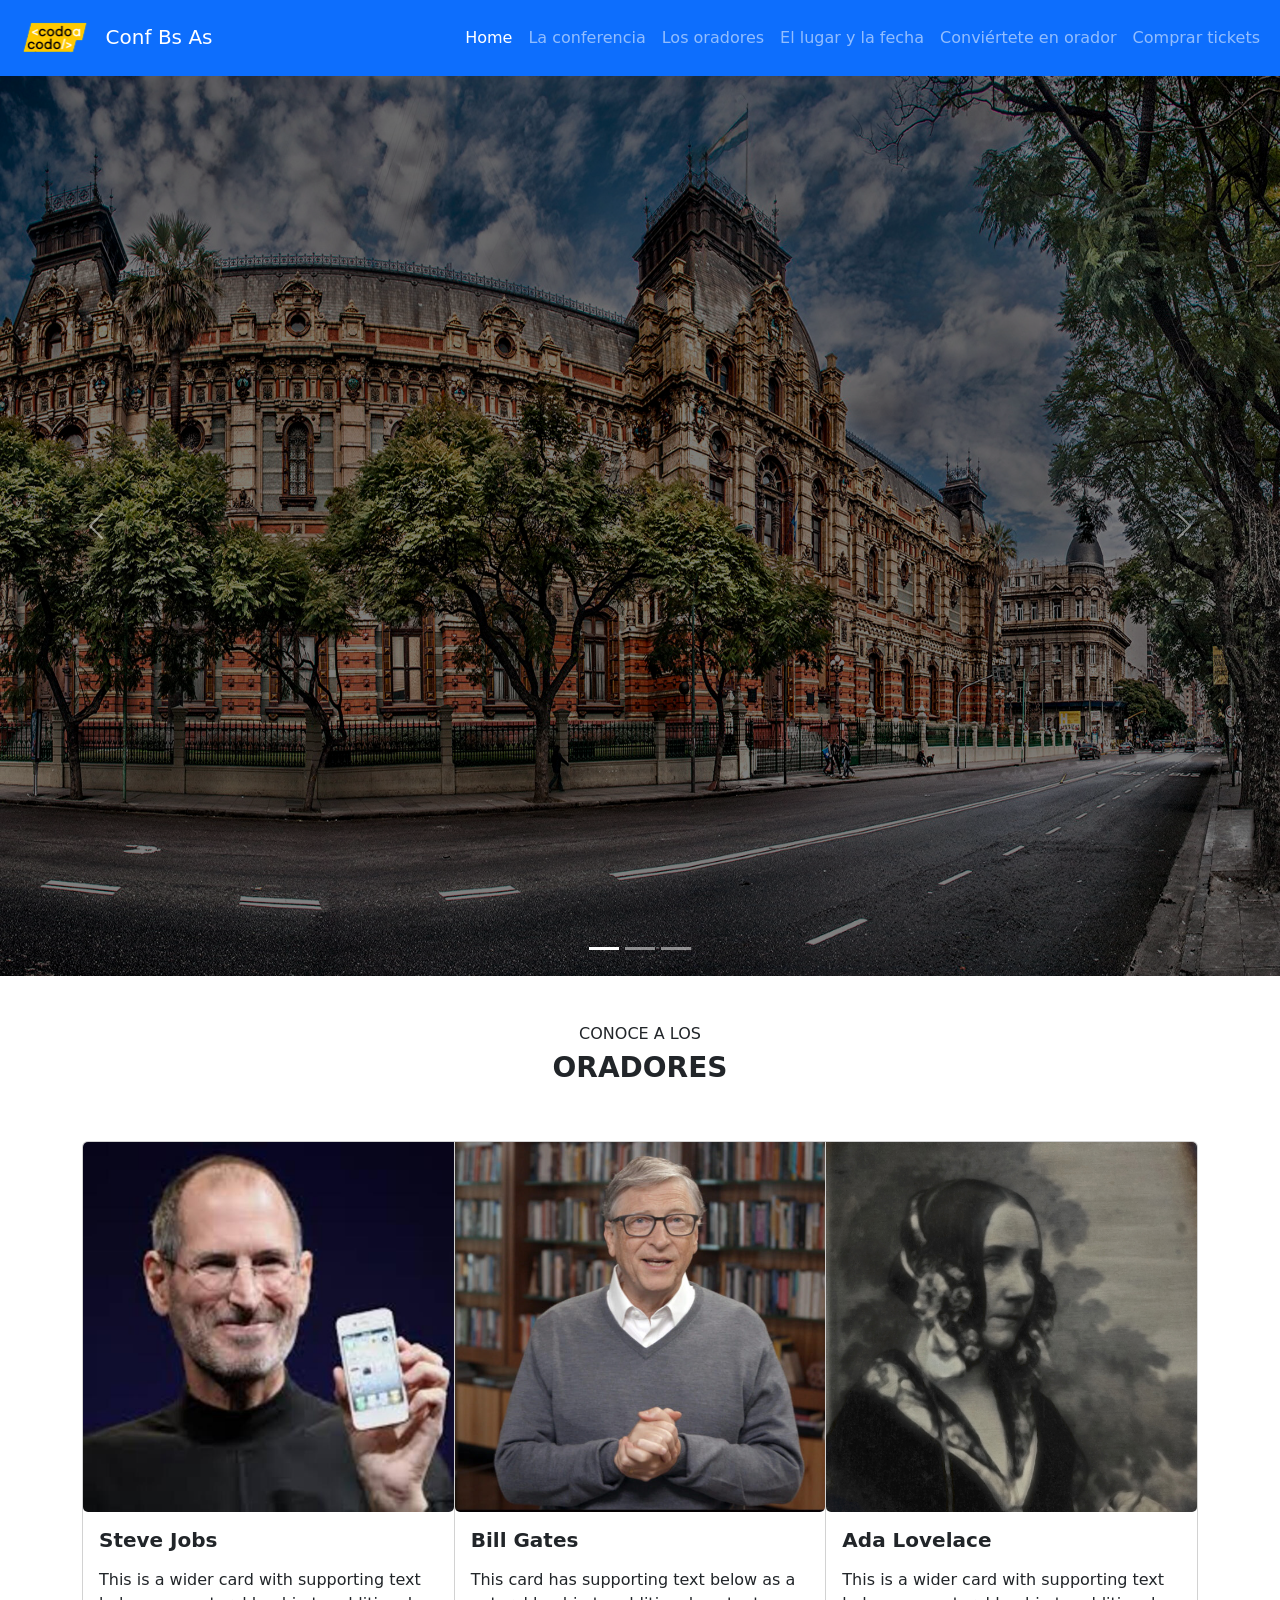
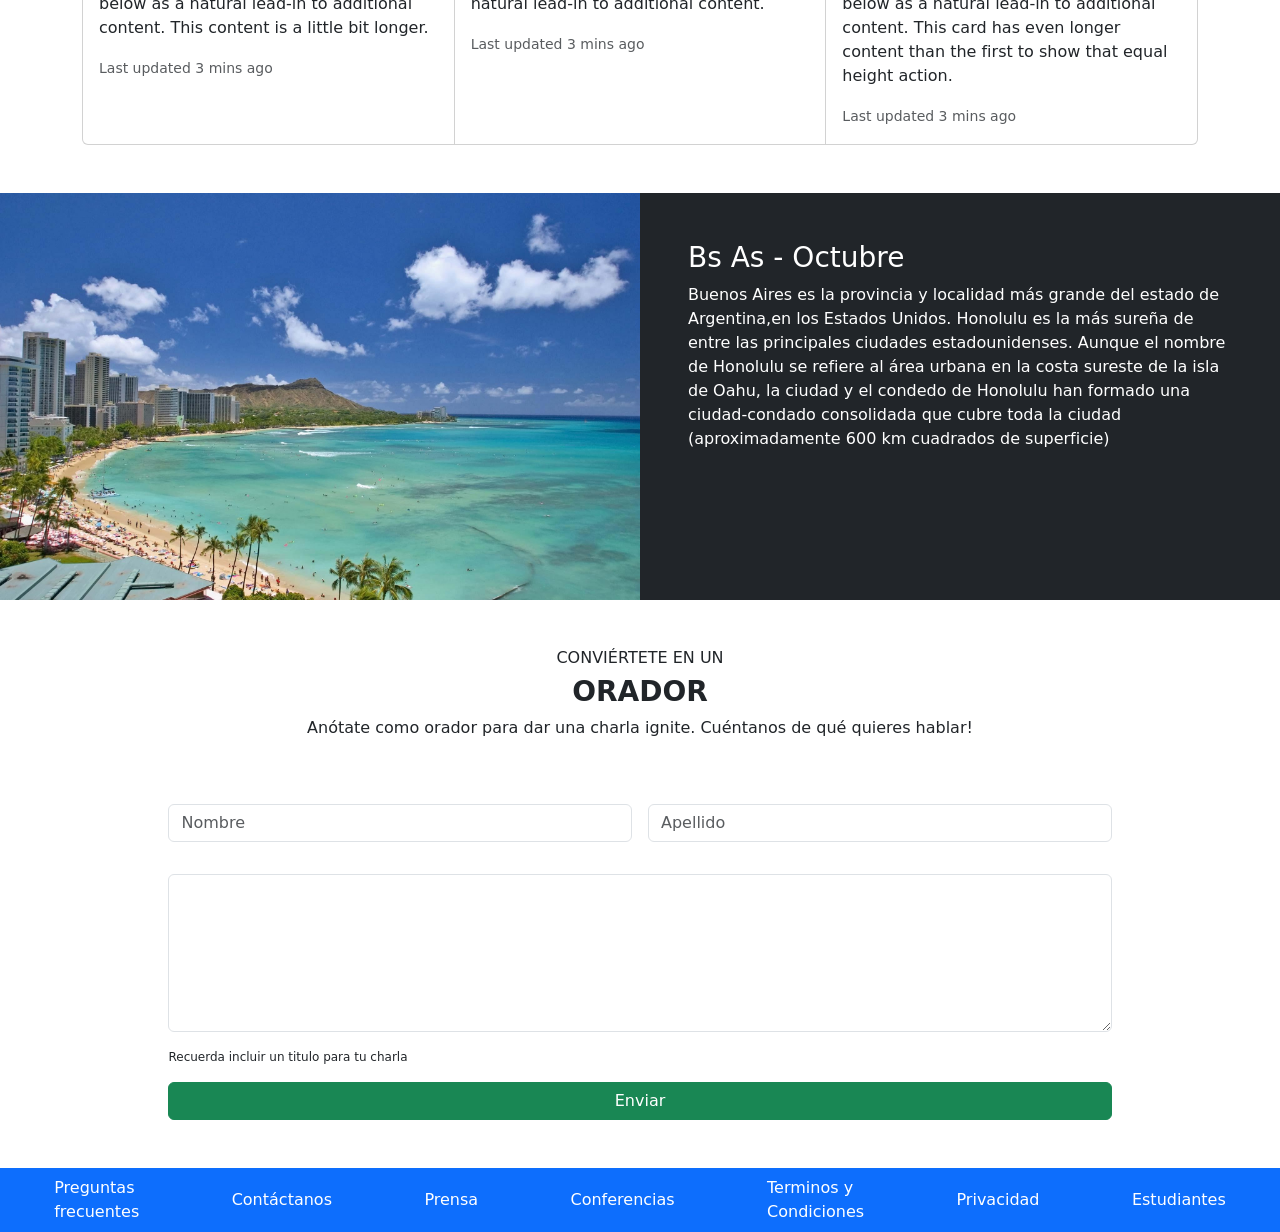
<file: index.html>
<!doctype html>
<html lang="es">
  <head>
    <meta charset="utf-8">
    <meta name="viewport" content="width=device-width, initial-scale=1">
    <title>Trabajo Integrador</title>
    <link rel="stylesheet" href="bootstrap.min.css">
    <link rel="stylesheet" href="estilos.css">
  </head>
  <body>
    <!------- Navbar ------->
    <nav class="navbar navbar-expand-lg bg-primary d-flex justify-content-between" data-bs-theme="dark">
      <div class="container-fluid">
        <a class="navbar-brand" href="#">
          <img src="imagenes/codoacodo.png" alt="Logo Codo a Codo" widht="50" height="50">
          Conf Bs As
        </a>
        <button class="navbar-toggler" type="button" data-bs-toggle="collapse" data-bs-target="#navbarColor01" aria-controls="navbarColor01" aria-expanded="false" aria-label="Toggle navigation">
          <span class="navbar-toggler-icon"></span>
        </button>
        <div class="collapse navbar-collapse" id="navbarColor01">
          <ul class="navbar-nav ms-auto">
            <li class="nav-item">
              <a class="nav-link active" href="#">Home
                <span class="visually-hidden">(current)</span>
              </a>
            </li>
            <li class="nav-item">
              <a class="nav-link" href="#" fs-5>La conferencia</a>
            </li>
            <li class="nav-item">
              <a class="nav-link" href="#">Los oradores</a>
            </li>
            <li class="nav-item">
              <a class="nav-link" href="#">El lugar y la fecha</a>
            </li>
            <li class="nav-item">
              <a class="nav-link" href="#">Conviértete en orador</a>
            </li>
            <li class="nav-item">
              <a class="nav-link" href="tickets.html">Comprar tickets</a>
            </li>
          </ul>
        </div>
      </div>
    </nav>
<!-- Carrusel de imagenes -->
<div id="carouselExampleIndicators" class="carousel slide">
  <div class="carousel-indicators">
    <button type="button" data-bs-target="#carouselExampleIndicators" data-bs-slide-to="0" class="active" aria-current="true" aria-label="Slide 1"></button>
    <button type="button" data-bs-target="#carouselExampleIndicators" data-bs-slide-to="1" aria-label="Slide 2"></button>
    <button type="button" data-bs-target="#carouselExampleIndicators" data-bs-slide-to="2" aria-label="Slide 3"></button>
  </div>
  <div class="carousel-inner">
    <div class="carousel-item active ">
      <img src="imagenes/ba1.jpg" class="d-block w-100 img-carrusel" alt="imagen 1" height=" 900">
    </div>
    <div class="carousel-item">
      <img src="imagenes/ba2.jpg" class="d-block w-100 img-carrusel" alt="imagen 2" height=" 900">
    </div>
    <div class="carousel-item">
      <img src="imagenes/ba3.jpg" class="d-block w-100 img-carrusel" alt="imagen 3" height=" 900">
    </div>
  </div>
  <button class="carousel-control-prev" type="button" data-bs-target="#carouselExampleIndicators" data-bs-slide="prev">
    <span class="carousel-control-prev-icon" aria-hidden="true"></span>
    <span class="visually-hidden">Previous</span>
  </button>
  <button class="carousel-control-next" type="button" data-bs-target="#carouselExampleIndicators" data-bs-slide="next">
    <span class="carousel-control-next-icon" aria-hidden="true"></span>
    <span class="visually-hidden">Next</span>
  </button>
</div>
<!------- Texto oradores ------->
<section class="container mt-5 mb-5">
  <div class=" row m-5">
    <div class="col-12 text-center">
      <h6>CONOCE A LOS</h6>
      <h3 class="fw-bold">ORADORES</h3>
    </div>
  </div>
  <!------- Seccion cards ------->
  <div class="card-group">
    <div class="card">
      <img src="imagenes/steve.jpg" class="card-img-top card-img" alt="steve">
      <div class="card-body">
        <h5 class="card-title mb-3 fw-semibold">Steve Jobs</h5>
        <p class="card-text">This is a wider card with supporting text below as a natural lead-in to additional content. This content is a little bit longer.</p>
        <p class="card-text"><small class="text-body-secondary">Last updated 3 mins ago</small></p>
      </div>
    </div>
    <div class="card">
      <img src="imagenes/bill.jpg" class="card-img-top card-img" alt="bill">
      <div class="card-body">
        <h5 class="card-title mb-3 fw-semibold">Bill Gates</h5>
        <p class="card-text">This card has supporting text below as a natural lead-in to additional content.</p>
        <p class="card-text"><small class="text-body-secondary">Last updated 3 mins ago</small></p>
      </div>
    </div>
    <div class="card">
      <img src="imagenes/ada.jpeg" class="card-img-top card-img" alt="Ada">
      <div class="card-body">
        <h5 class="card-title mb-3 fw-semibold">Ada Lovelace</h5>
        <p class="card-text">This is a wider card with supporting text below as a natural lead-in to additional content. This card has even longer content than the first to show that equal height action.</p>
        <p class="card-text"><small class="text-body-secondary">Last updated 3 mins ago</small></p>
      </div>
    </div>
  </div>
</section>
<!------- Seccion Buenos Aires ------->
<section class="container-fluid">
  <div class="row">
    <div class="col-lg-6 col-sm-12 g-0 " >
      <img class="img-fluid " src="imagenes/honolulu.jpg" alt="playa">
    </div>
    <div class="col-lg-6 col-sm-12  bg-dark text-white text-sm-center text-md-center text-lg-start p-5" >
      <h3>Bs As - Octubre</h3>
      <p>Buenos Aires es la provincia y localidad más grande del estado de Argentina,en los Estados Unidos. Honolulu es la más sureña de entre las principales ciudades estadounidenses. Aunque el nombre de Honolulu se refiere al área urbana en la costa sureste de la isla de Oahu, la ciudad y el condedo de Honolulu han formado una ciudad-condado consolidada que cubre toda la ciudad (aproximadamente 600 km cuadrados de superficie) </p>
    </div>
  </div>
</section>

<!------- Seccion Formulario ------->
<section class="mb-5">
  <div>
    <div class=" row m-5">
      <div class="col-12 text-center">
        <h6>CONVIÉRTETE EN UN</h6>
        <h3 class="fw-bold">ORADOR</h3>
        <p>Anótate como orador para dar una <span>charla ignite</span>. Cuéntanos de qué quieres hablar!</p>
      </div>
    </div>
  </div>
  <div class="col-12 d-flex justify-content-center">
    <div class="row g-3">
      <div class="mb-3 col">
        <input type="text" class="form-control" id="formGroupExampleInput" placeholder="Nombre">
      </div>
      <div class="mb-3 col">
        <input type="text" class="form-control" id="formGroupExampleInput2" placeholder="Apellido">
      </div>
      <div class="col-12">
        <textarea class="form-control" aria-label="With textarea" rows="6"></textarea>
      </div>
      <div>
        <p style="font-size: 12px;">Recuerda incluir un titulo para tu charla</p>
        <button type="button" class="btn btn-success w-100">Enviar</button>
      </div>
    </div>
  </div>
</section>
<!------- Footer ------->
<footer class="footer container-fluid">
  <div class="row">
    <div class="col d-flex justify-content-around align-items-center p-2 ">
      <a href="" class="decoracion-a">Preguntas <br> frecuentes</a>
      <a href="" class="decoracion-a">Contáctanos</a>
      <a href="" class="decoracion-a">Prensa</a>
      <a href="" class="decoracion-a"> Conferencias</a>
      <a href="" class="decoracion-a">Terminos y <br>Condiciones</a>
      <a href="" class="decoracion-a">Privacidad</a>
      <a href="" class="decoracion-a">Estudiantes</a>
    </div>
  </div>
</footer>
    
    <script src="https://cdn.jsdelivr.net/npm/bootstrap@5.3.2/dist/js/bootstrap.bundle.min.js" integrity="sha384-C6RzsynM9kWDrMNeT87bh95OGNyZPhcTNXj1NW7RuBCsyN/o0jlpcV8Qyq46cDfL" crossorigin="anonymous"></script>
  </body>
</html>
</file>
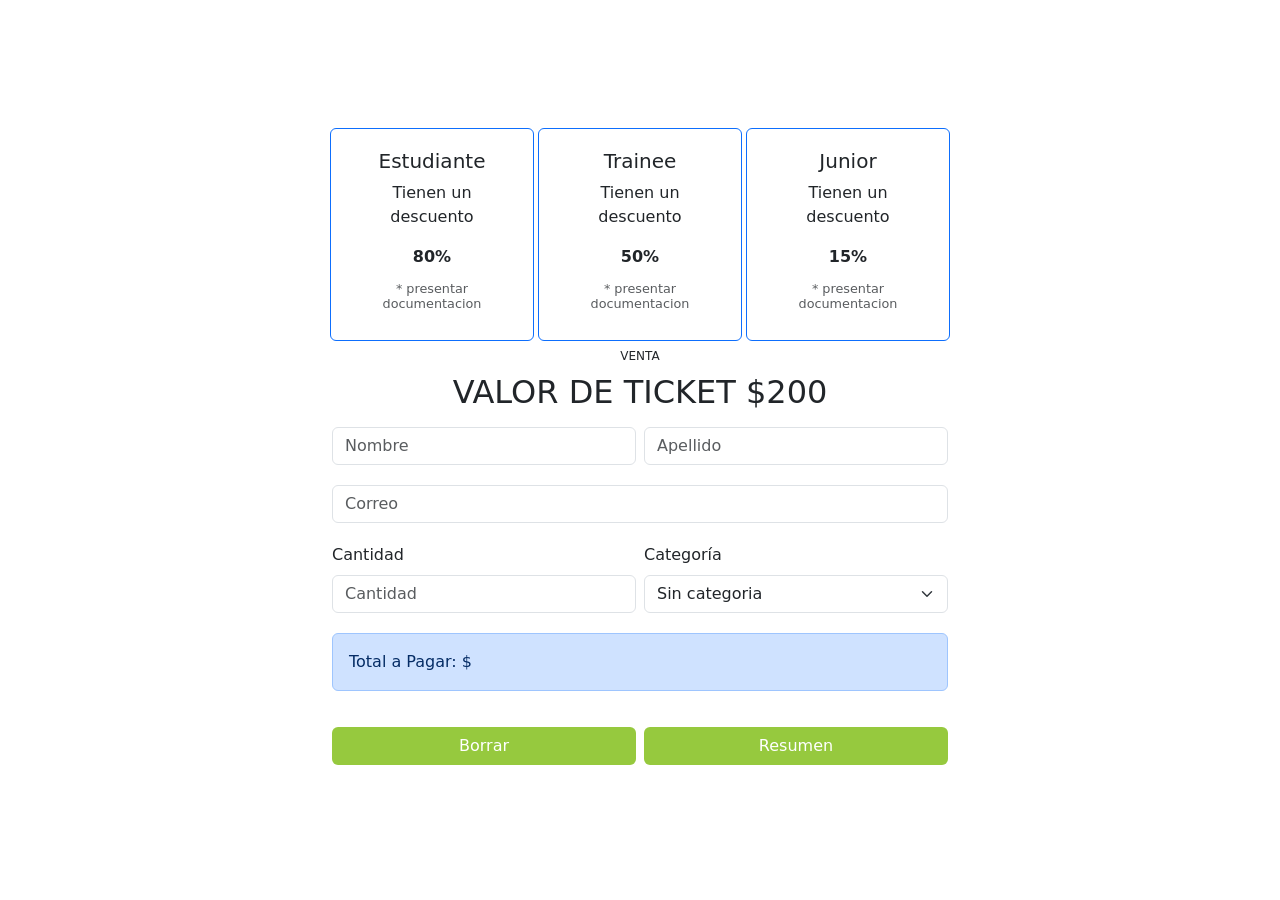
<file: tickets.html>
<!DOCTYPE html>
<html lang="es">

<head>
    <meta charset="UTF-8">
    <meta name="viewport" content="width=device-width, initial-scale=1.0">
    <link rel="stylesheet" href="bootstrap.min.css">
    <title>Tickets</title>


</head>

<body>
    <main>
        <div class="container" style="padding-top: 8rem;">

            <div class="row justify-content-md-center g-1">
                <div class="col-3" style="width: 13rem;">
                    <div class="card border border-primary p-1">
                        <div class="card-body text-center">
                            <h5 class="card-title">Estudiante</h5>
                            <p class="card-text">Tienen un descuento</p>
                            <p class="card-text fw-bold">80%</p>
                            <h6 class="card-subtitle mb-2 text-muted" style="font-size: 0.8rem;">* presentar
                                documentacion</h6>
                        </div>
                    </div>
                </div>
                <div class="col-3" style="width: 13rem;">
                    <div class="card border border-primary p-1">
                        <div class="card-body text-center">
                            <h5 class="card-title">Trainee</h5>
                            <p class="card-text">Tienen un descuento</p>
                            <p class="card-text fw-bold">50%</p>
                            <h6 class="card-subtitle mb-2 text-muted" style="font-size: 0.8rem;">* presentar
                                documentacion</h6>
                        </div>
                    </div>
                </div>
                <div class="col-3" style="width: 13rem;">
                    <div class="card border border-primary p-1">
                        <div class="card-body text-center">
                            <h5 class="card-title">Junior</h5>
                            <p class="card-text">Tienen un descuento</p>
                            <p class="card-text fw-bold">15%</p>
                            <h6 class="card-subtitle mb-2 text-muted" style="font-size: 0.8rem;">* presentar
                                documentacion</h6>
                        </div>
                    </div>
                </div>
            </div>
        </div>
        <!-- FORMULARIO -->
        <div class="container w-50 pt-2">
            <div class="text-center">
                <p class="m-0"><sup>VENTA</sup><h2>VALOR DE TICKET $200</h2></p>
            </div>

            <form class="row g-1 gx-2 formulario" id="formulario">
                <div class="col-md-6 mb-3">
                    <input type="text" class="form-control" placeholder="Nombre">
                </div>
                <div class="col-md-6 mb-3">
                    <input type="text" class="form-control" placeholder="Apellido">
                </div>
                <div class="mb-3">
                    <input type="email" class="form-control" id="exampleFormControlInput1" placeholder="Correo">
                </div>
                <div class="col-md-6 mb-3">
                    <label for="cantidad" class="form-label">Cantidad</label>
                    <input type="text" class="form-control" id="cantidad" placeholder="Cantidad">
                </div>
                <div class="col-md-6 mb-3">
                    <label for="cantidad" class="form-label">Categoría</label>
                    <select id="categoria" class="form-select">
                        <option value="">Sin categoria</option>
                        <option value="estudiante">Estudiante</option>
                        <option value="trainee">Trainee</option>
                        <option value="junior">Junior</option>
                    </select>
                </div>
                <div class="mb-3">
                    <p class="alert alert-primary" id="totalAPagar">Total a Pagar: $</p>
                </div>

                <div class="d-grid gap-2 col-6 mx-auto">
                    <button class="btn text-white fs-6 btnBorrar" style="background-color: #96c93e;" type="button" id="borrar">Borrar</button>
                </div>
                <div class="d-grid gap-2 col-6 mx-auto">
                    <button class="btn text-white fs-6 btnResumen" style="background-color: #96c93e;" type="button" id="resumen">Resumen</button>
                </div>
            </form>
        </div>
    </main>
    <script src="scripts.js"></script>
</body>

</html>
</file>
<file: estilos.css>
.img-carrusel{
    filter: brightness(50%);
}
.card-img{
    max-width: 100%;
    max-height: 100%;
    object-fit: contain;
}
.footer{
    background-color: #0D6EFD;
}

.decoracion-a{
    color: white;
    text-decoration: none;
}
</file>
